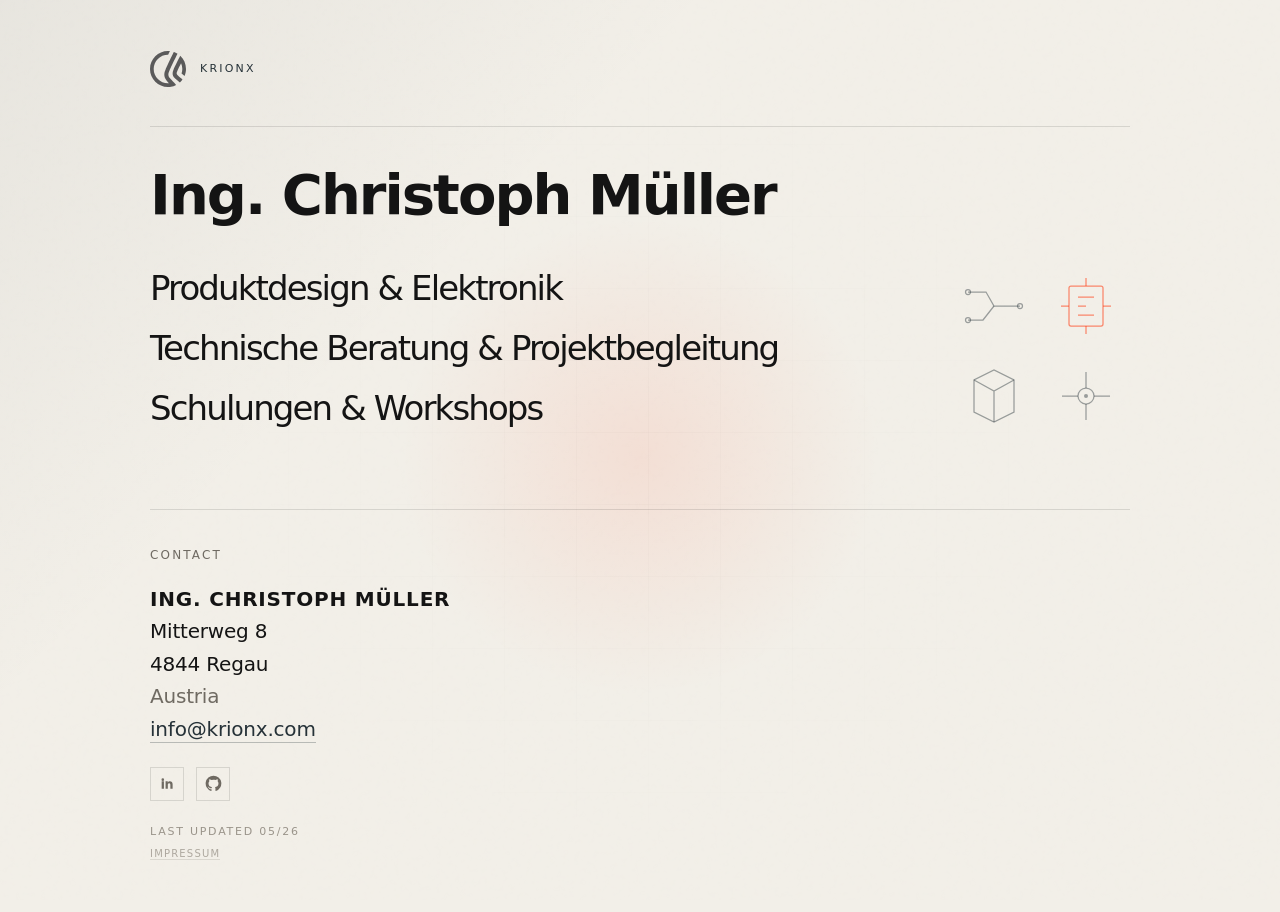
<file: index.html>
<!doctype html>
<html lang="de-AT">
<head>
  <meta charset="UTF-8" />
  <meta name="viewport" content="width=device-width, initial-scale=1.0" />
  <title>Christoph Müller / krionx</title>
  <meta name="description" content="Christoph Müller / krionx." />
  <meta name="author" content="Christoph Müller" />
  <meta name="theme-color" content="#f2efe8" />
  <meta property="og:type" content="website" />
  <meta property="og:title" content="Christoph Müller / krionx" />
  <meta property="og:description" content="Christoph Müller / krionx." />
  <meta property="og:url" content="https://www.krionx.com/" />
  <meta property="og:locale" content="de_AT" />
  <meta name="twitter:card" content="summary" />
  <link rel="canonical" href="https://www.krionx.com/" />
  <link rel="icon" href="krionx_icon_2025_final_favicon.png" type="image/png" />
  <link rel="stylesheet" href="style.css" />
</head>

<body class="home">
  <main class="page">
    <div class="brand">
      <div class="logo">
        <img src="krionx_icon_2025_final.svg" alt="krionx Logo" />
      </div>
      <div class="brand-mark" aria-label="krionx">
        <span>krionx</span>
      </div>
    </div>

    <section class="section services" aria-label="Leistungen">
      <h1 class="identity">Ing. Christoph Müller</h1>
    <div class="hero">
      <div class="topics">
        <p class="topic"><span>Produktdesign &amp; Elektronik</span></p>
        <p class="topic"><span>Technische Beratung &amp; Projektbegleitung</span></p>
        <p class="topic"><span>Schulungen &amp; Workshops</span></p>
      </div>

      <div class="glyphs" aria-hidden="true">
        <svg viewBox="0 0 72 72" fill="none">
          <path d="M10 22h18l8 14h26" stroke="currentColor" stroke-width="1.25"></path>
          <path d="M10 50h15l11-14" stroke="currentColor" stroke-width="1.25"></path>
          <circle cx="10" cy="22" r="2.5" stroke="currentColor" stroke-width="1.25"></circle>
          <circle cx="62" cy="36" r="2.5" stroke="currentColor" stroke-width="1.25"></circle>
          <circle cx="10" cy="50" r="2.5" stroke="currentColor" stroke-width="1.25"></circle>
        </svg>
        <svg class="accent" viewBox="0 0 72 72" fill="none">
          <rect x="19" y="16" width="34" height="40" rx="2" stroke="currentColor" stroke-width="1.25"></rect>
          <path d="M28 27h16M28 36h8M28 45h16" stroke="currentColor" stroke-width="1.25"></path>
          <path d="M36 8v8M36 56v8M11 36h8M53 36h8" stroke="currentColor" stroke-width="1.25"></path>
        </svg>
        <svg viewBox="0 0 72 72" fill="none">
          <path d="M16 52V20l20-10 20 10v32L36 62 16 52Z" stroke="currentColor" stroke-width="1.25"></path>
          <path d="M16 20l20 11 20-11M36 31v31" stroke="currentColor" stroke-width="1.25"></path>
        </svg>
        <svg viewBox="0 0 72 72" fill="none">
          <path d="M12 36h16M44 36h16M36 12v16M36 44v16" stroke="currentColor" stroke-width="1.25"></path>
          <circle cx="36" cy="36" r="8" stroke="currentColor" stroke-width="1.25"></circle>
          <circle cx="36" cy="36" r="2" fill="currentColor"></circle>
        </svg>
      </div>
    </div>

      <div class="certificate" aria-label="Produktdesign-Zertifikat der Online Schule für Gestaltung">
        <div id="ofgcert"><script type="text/javascript" src="https://ofg-studium.de/images/certificate/utils/cert.php?x=24406a05-541f-11f1-bc2c-005056a71e55"></script></div>
      </div>
    </section>

    <section class="section" aria-label="Contact">
      <p class="label">contact</p>

      <address class="contact">
        <span class="contact-name">Ing. Christoph Müller</span>
        <span>Mitterweg 8</span>
        <span>4844 Regau</span>
        <span class="contact-location">Austria</span>
        <a class="contact-mail" href="mailto:info@krionx.com">info@krionx.com</a>
      </address>

      <nav class="links" aria-label="Social Links">
        <a href="https://www.linkedin.com/in/christoph-müller-7219a58a" target="_blank" rel="noopener noreferrer" aria-label="LinkedIn">
          <svg viewBox="0 0 24 24" aria-hidden="true" fill="currentColor">
            <path d="M6.94 8.98H3.76v10.26h3.18V8.98ZM5.35 4.76a1.84 1.84 0 1 0 0 3.68 1.84 1.84 0 0 0 0-3.68Zm13.9 8.62c0-3.08-1.65-4.52-3.85-4.52a3.32 3.32 0 0 0-3.02 1.66h-.04V8.98H9.3v10.26h3.17v-5.07c0-1.34.25-2.63 1.91-2.63 1.64 0 1.66 1.53 1.66 2.72v4.98h3.18v-5.86Z"></path>
          </svg>
        </a>
        <a href="https://github.com/christoph-krionx" target="_blank" rel="noopener noreferrer" aria-label="GitHub">
          <svg viewBox="0 0 24 24" aria-hidden="true" fill="currentColor">
            <path d="M12 .9a11.1 11.1 0 0 0-3.51 21.63c.55.1.75-.24.75-.53v-1.9c-3.04.66-3.68-1.3-3.68-1.3-.5-1.27-1.22-1.61-1.22-1.61-.99-.68.08-.67.08-.67 1.1.08 1.68 1.13 1.68 1.13.98 1.67 2.56 1.19 3.18.91.1-.71.38-1.19.7-1.46-2.43-.28-4.99-1.22-4.99-5.4 0-1.2.43-2.18 1.13-2.94-.11-.28-.49-1.4.11-2.91 0 0 .92-.3 3.02 1.12A10.35 10.35 0 0 1 12 6.6c.93 0 1.86.13 2.74.38 2.1-1.42 3.02-1.12 3.02-1.12.6 1.51.22 2.63.11 2.91.7.76 1.13 1.74 1.13 2.94 0 4.2-2.56 5.12-5 5.39.39.34.74 1 .74 2.02V22c0 .29.2.63.76.52A11.1 11.1 0 0 0 12 .9Z"></path>
          </svg>
        </a>
      </nav>

      <p class="updated">last updated 05/26</p>
      <a class="legal-link" href="impressum.html">impressum</a>
    </section>
  </main>

  <script>
    window.addEventListener("pointermove", event => {
      const x = `${(event.clientX / window.innerWidth) * 100}%`;
      const y = `${(event.clientY / window.innerHeight) * 100}%`;

      document.documentElement.style.setProperty("--mx", x);
      document.documentElement.style.setProperty("--my", y);
    });
  </script>
</body>
</html>
</file>
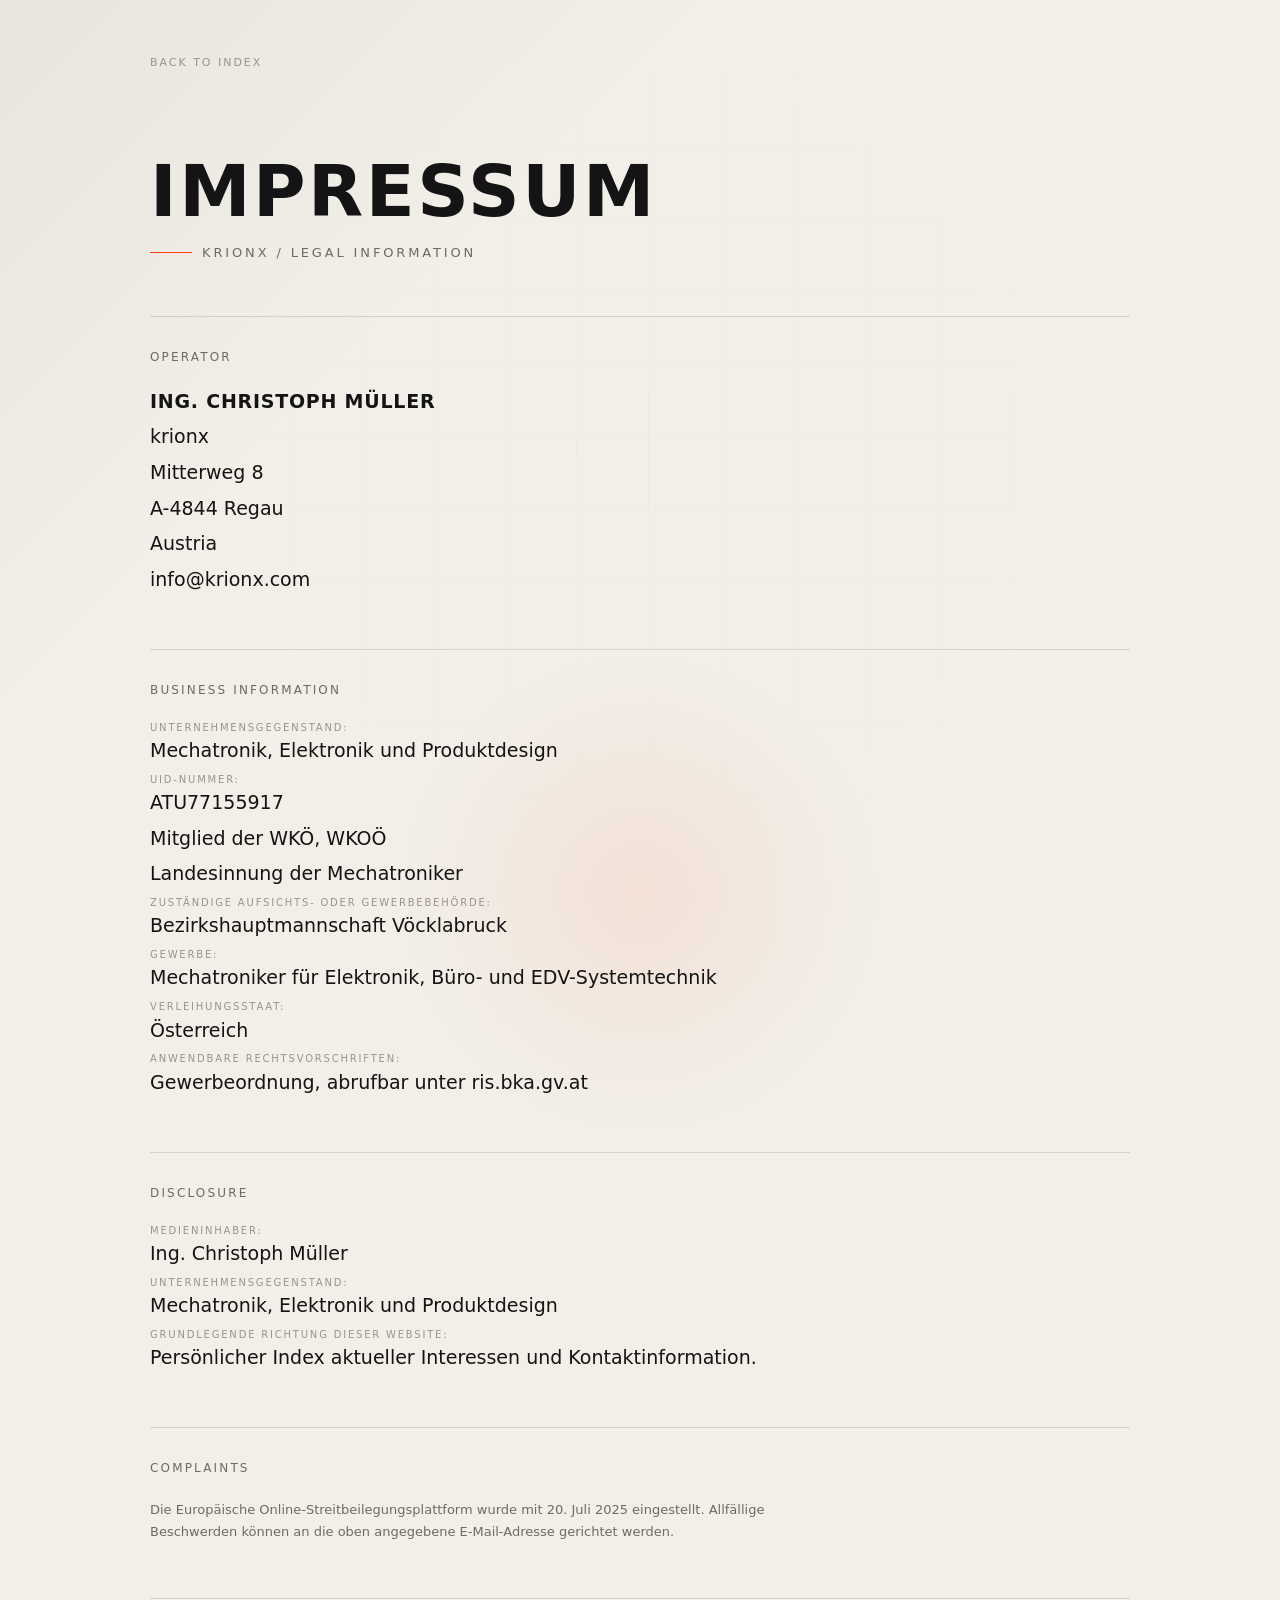
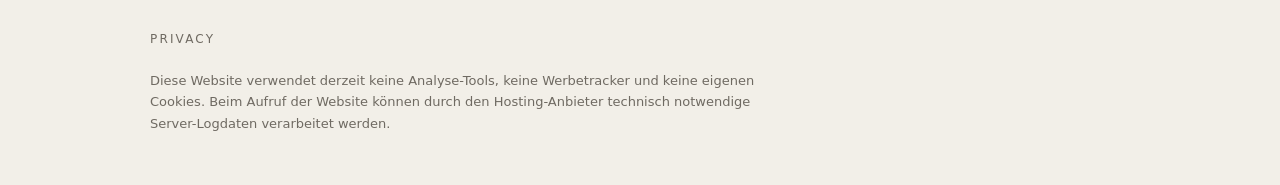
<file: impressum.html>
<!doctype html>
<html lang="de-AT">
<head>
  <meta charset="UTF-8" />
  <meta name="viewport" content="width=device-width, initial-scale=1.0" />
  <title>Impressum / Christoph Müller / krionx</title>
  <meta name="robots" content="noindex, follow" />
  <link rel="canonical" href="https://www.krionx.com/impressum.html" />
  <link rel="icon" href="krionx_icon_2025_final_favicon.png" type="image/png" />
  <link rel="stylesheet" href="style.css" />
</head>

<body class="legal">
  <main class="page">
    <a class="back" href="index.html">back to index</a>

    <header>
      <h1>Impressum</h1>
      <p class="sub">krionx / legal information</p>
    </header>

    <section class="section" aria-label="Medieninhaber">
      <p class="label">operator</p>

      <div class="details">
        <strong>Ing. Christoph Müller</strong>
        <span>krionx</span>
        <span>Mitterweg 8</span>
        <span>A-4844 Regau</span>
        <span>Austria</span>
        <a href="mailto:info@krionx.com">info@krionx.com</a>
      </div>
    </section>

    <section class="section" aria-label="Unternehmensangaben">
      <p class="label">business information</p>

      <div class="details">
        <span class="detail-item">
          <b>Unternehmensgegenstand:</b>
          <span>Mechatronik, Elektronik und Produktdesign</span>
        </span>
        <span class="detail-item">
          <b>UID-Nummer:</b>
          <span>ATU77155917</span>
        </span>
        <span>Mitglied der WKÖ, WKOÖ</span>
        <span>Landesinnung der Mechatroniker</span>
        <span class="detail-item">
          <b>Zuständige Aufsichts- oder Gewerbebehörde:</b>
          <span>Bezirkshauptmannschaft Vöcklabruck</span>
        </span>
        <span class="detail-item">
          <b>Gewerbe:</b>
          <span>Mechatroniker für Elektronik, Büro- und EDV-Systemtechnik</span>
        </span>
        <span class="detail-item">
          <b>Verleihungsstaat:</b>
          <span>Österreich</span>
        </span>
        <span class="detail-item">
          <b>Anwendbare Rechtsvorschriften:</b>
          <span>Gewerbeordnung, abrufbar unter <a href="https://www.ris.bka.gv.at/" target="_blank" rel="noopener noreferrer">ris.bka.gv.at</a></span>
        </span>
      </div>
    </section>

    <section class="section" aria-label="Offenlegung">
      <p class="label">disclosure</p>

      <div class="details">
        <span class="detail-item">
          <b>Medieninhaber:</b>
          <span>Ing. Christoph Müller</span>
        </span>
        <span class="detail-item">
          <b>Unternehmensgegenstand:</b>
          <span>Mechatronik, Elektronik und Produktdesign</span>
        </span>
        <span class="detail-item">
          <b>Grundlegende Richtung dieser Website:</b>
          <span>Persönlicher Index aktueller Interessen und Kontaktinformation.</span>
        </span>
      </div>
    </section>

    <section class="section" aria-label="Streitbeilegung">
      <p class="label">complaints</p>

      <p class="fineprint">
        Die Europäische Online-Streitbeilegungsplattform wurde mit 20. Juli 2025 eingestellt.
        Allfällige Beschwerden können an die oben angegebene E-Mail-Adresse gerichtet werden.
      </p>
    </section>

    <section class="section" aria-label="Datenschutz">
      <p class="label">privacy</p>

      <p class="fineprint">
        Diese Website verwendet derzeit keine Analyse-Tools, keine Werbetracker und keine eigenen Cookies.
        Beim Aufruf der Website können durch den Hosting-Anbieter technisch notwendige Server-Logdaten verarbeitet werden.
      </p>
    </section>
  </main>

  <script>
    window.addEventListener("pointermove", event => {
      const x = `${(event.clientX / window.innerWidth) * 100}%`;
      const y = `${(event.clientY / window.innerHeight) * 100}%`;

      document.documentElement.style.setProperty("--mx", x);
      document.documentElement.style.setProperty("--my", y);
    });
  </script>
</body>
</html>
</file>
<file: style.css>
:root {
  --bg: #f2efe8;
  --text: #141414;
  --muted: #6f6a62;
  --quiet: #9a948a;
  --line: rgba(20,20,20,0.12);
  --accent: #ff3b12;
  --steel: #263238;
  --mx: 50%;
  --my: 50%;
}

* {
  margin: 0;
  padding: 0;
  box-sizing: border-box;
}

html,
body {
  min-height: 100%;
}

body {
  min-height: 100vh;
  background:
    radial-gradient(circle at var(--mx) var(--my), rgba(255,59,18,var(--glow-opacity, 0.09)), transparent 15rem),
    linear-gradient(135deg, rgba(38,50,56,0.05), transparent 32rem),
    var(--bg);
  color: var(--text);
  font-family: Inter, ui-sans-serif, system-ui, sans-serif;
  overflow-x: hidden;
  position: relative;
}

body.legal {
  --glow-opacity: 0.08;
}

body.home {
  --block-space: clamp(28px, 3vw, 40px);
  --detail-space: 24px;
}

body::before {
  content: "";
  position: fixed;
  inset: 0;
  pointer-events: none;
  background-image:
    linear-gradient(var(--line) 1px, transparent 1px),
    linear-gradient(90deg, var(--line) 1px, transparent 1px);
  background-size: 72px 72px;
  opacity: 0.18;
  mask-image: radial-gradient(circle at var(--mx) var(--my), rgba(0,0,0,0.8), transparent 30rem);
}

body.home::after {
  content: "";
  position: fixed;
  inset: 0;
  pointer-events: none;
  background-image: url("data:image/svg+xml,%3Csvg viewBox='0 0 200 200' xmlns='http://www.w3.org/2000/svg'%3E%3Cfilter id='n'%3E%3CfeTurbulence type='fractalNoise' baseFrequency='0.75' numOctaves='4' stitchTiles='stitch'/%3E%3C/filter%3E%3Crect width='100%25' height='100%25' filter='url(%23n)' opacity='0.16'/%3E%3C/svg%3E");
  opacity: 0.045;
}

a {
  color: inherit;
  text-decoration: none;
}

a:hover {
  color: var(--accent);
}

.page {
  position: relative;
  z-index: 1;
  width: min(100% - 44px, 980px);
  margin-inline: auto;
  padding: clamp(28px, 4vw, 56px) 0;
}

.brand {
  display: flex;
  align-items: center;
  gap: 14px;
  margin-bottom: clamp(36px, 5vw, 72px);
  color: var(--steel);
}

.logo {
  width: 36px;
  height: 36px;
  flex: 0 0 auto;
}

.logo img {
  width: 100%;
  height: 100%;
  display: block;
  object-fit: contain;
}

.brand-mark {
  display: grid;
  gap: 4px;
  font-size: 11px;
  letter-spacing: 0.2em;
  line-height: 1.1;
  text-transform: uppercase;
}

.brand-mark span:nth-child(2) {
  color: var(--quiet);
}

.hero {
  display: grid;
  grid-template-columns: minmax(0, 760px) auto;
  gap: clamp(34px, 6vw, 72px);
  align-items: center;
}

.home .services {
  margin-top: 0;
  padding-bottom: var(--block-space);
}

.home .brand {
  margin-bottom: var(--block-space);
}

.home .section {
  margin-top: 0;
  padding-top: var(--block-space);
  border-top: 1px solid var(--line);
}

.home .section::before {
  content: none;
}

.home .label {
  margin-bottom: var(--detail-space);
}

.home .links,
.home .updated {
  margin-top: var(--detail-space);
}

.home .identity {
  margin-bottom: var(--block-space);
  font-size: clamp(32px, 4.6vw, 56px);
  line-height: 1.08;
  letter-spacing: -0.035em;
  text-transform: none;
}

header {
  max-width: 760px;
}

h1 {
  font-size: clamp(36px, 5.6vw, 76px);
  line-height: 0.95;
  letter-spacing: 0.035em;
  font-weight: 620;
  text-transform: uppercase;
}

.home h1 {
  max-width: 760px;
}

.sub {
  display: inline-flex;
  align-items: center;
  gap: 10px;
  margin-top: 20px;
  color: var(--muted);
  font-size: 13px;
  letter-spacing: 0.22em;
  text-transform: uppercase;
}

.sub::before {
  content: "";
  width: 42px;
  height: 1px;
  background: var(--accent);
}

.section {
  margin-top: clamp(54px, 7vw, 96px);
  position: relative;
}

.section::before {
  content: "";
  position: absolute;
  left: 0;
  top: -34px;
  width: 100%;
  height: 1px;
  background: var(--line);
}

.label {
  margin-bottom: 28px;
  color: var(--muted);
  font-size: 12px;
  letter-spacing: 0.18em;
  text-transform: uppercase;
}

.legal .label {
  margin-bottom: 24px;
}

.glyphs {
  width: 172px;
  display: grid;
  grid-template-columns: repeat(2, 72px);
  gap: 18px 20px;
  color: rgba(38,50,56,0.44);
  pointer-events: none;
  margin-top: 6px;
}

.glyphs svg {
  width: 72px;
  height: 72px;
  overflow: visible;
}

.glyphs .accent {
  color: rgba(255,59,18,0.58);
}

.glyphs path,
.glyphs circle,
.glyphs rect,
.glyphs line {
  vector-effect: non-scaling-stroke;
}

.topics {
  display: grid;
  gap: clamp(14px, 2vw, 20px);
}

.topic {
  width: fit-content;
  max-width: 100%;
}

.topic span {
  display: inline-block;
  font-size: clamp(22px, 2.8vw, 34px);
  line-height: 1.18;
  letter-spacing: -0.055em;
  transform-origin: left center;
  transform: translate3d(0, 0, 0) scale(1);
  backface-visibility: hidden;
  transition: color 160ms ease, transform 160ms cubic-bezier(0.2, 0, 0.2, 1);
  will-change: transform;
}

.topic:hover span {
  color: var(--accent);
  transform: translate3d(0, 0, 0) scale(1.018);
}

.certificate {
  margin-top: var(--block-space);
  width: 291px;
  max-width: 100%;
}

.certificate > div > div {
  background-size: contain;
}

.certificate a {
  display: block;
  aspect-ratio: 291 / 88;
}

.certificate img {
  display: block;
  width: 100% !important;
  height: 100% !important;
}

.note {
  margin-top: 34px;
  max-width: 460px;
  color: var(--muted);
  font-size: 15px;
  line-height: 1.7;
}

.contact {
  display: grid;
  gap: 6px;
  color: var(--text);
  font-style: normal;
  font-size: clamp(15px, 1.8vw, 20px);
  line-height: 1.32;
  letter-spacing: -0.01em;
}

.contact-name {
  text-transform: uppercase;
  letter-spacing: 0.04em;
  font-weight: 620;
}

.contact-location {
  color: var(--muted);
}

.contact-mail {
  width: fit-content;
  color: var(--steel);
  border-bottom: 1px solid rgba(38,50,56,0.28);
}

.contact-mail:hover {
  border-color: var(--accent);
}

.links {
  margin-top: 34px;
  display: flex;
  gap: 12px;
  color: var(--muted);
}

.links a {
  width: 34px;
  height: 34px;
  display: inline-grid;
  place-items: center;
  border: 1px solid var(--line);
  color: var(--muted);
  transition: border-color 180ms ease, color 180ms ease, transform 180ms ease;
}

.links svg {
  width: 17px;
  height: 17px;
  display: block;
}

.links a:hover {
  border-color: var(--accent);
  color: var(--accent);
  transform: translateY(-2px);
}

.updated {
  margin-top: 26px;
  color: var(--quiet);
  font-size: 11px;
  letter-spacing: 0.16em;
  text-transform: uppercase;
}

.legal-link {
  display: inline-block;
  margin-top: 10px;
  color: var(--quiet);
  font-size: 10px;
  letter-spacing: 0.12em;
  text-transform: uppercase;
  border-bottom: 1px solid rgba(154,148,138,0.34);
  opacity: 0.78;
  transition: border-color 180ms ease, color 180ms ease, opacity 180ms ease;
}

.legal-link:hover {
  color: var(--accent);
  border-color: var(--accent);
  opacity: 1;
}

.back {
  display: inline-block;
  margin-bottom: clamp(54px, 8vw, 88px);
  color: var(--quiet);
  font-size: 11px;
  letter-spacing: 0.18em;
  text-transform: uppercase;
  border-bottom: 0;
}

.details {
  display: grid;
  gap: 8px;
  max-width: 620px;
  color: var(--text);
  font-size: clamp(15px, 1.8vw, 19px);
  line-height: 1.45;
}

.details strong {
  text-transform: uppercase;
  letter-spacing: 0.04em;
  font-weight: 620;
}

.detail-item {
  display: grid;
  gap: 2px;
}

.detail-item b {
  color: var(--quiet);
  font-size: 10px;
  font-weight: 500;
  letter-spacing: 0.18em;
  text-transform: uppercase;
}

.detail-item span {
  color: var(--text);
}

.details .muted {
  color: var(--muted);
}

.details .todo {
  color: var(--accent);
}

.fineprint {
  margin-top: 22px;
  max-width: 620px;
  color: var(--muted);
  font-size: 13px;
  line-height: 1.65;
}

@media (max-width: 820px) {
  .page {
    width: min(100% - 28px, 980px);
  }

  .hero {
    grid-template-columns: minmax(0, 1fr) auto;
    gap: clamp(16px, 4vw, 28px);
  }

  .glyphs {
    width: fit-content;
    grid-template-columns: repeat(2, 44px);
    gap: 12px;
    margin-top: 0;
  }

  .glyphs svg {
    width: 44px;
    height: 44px;
  }

  h1 {
    font-size: clamp(32px, 9.4vw, 58px);
  }

}

@media (max-width: 480px) {
  .glyphs {
    grid-template-columns: 32px;
    gap: 12px;
  }

  .glyphs svg {
    width: 32px;
    height: 32px;
  }
}
</file>
